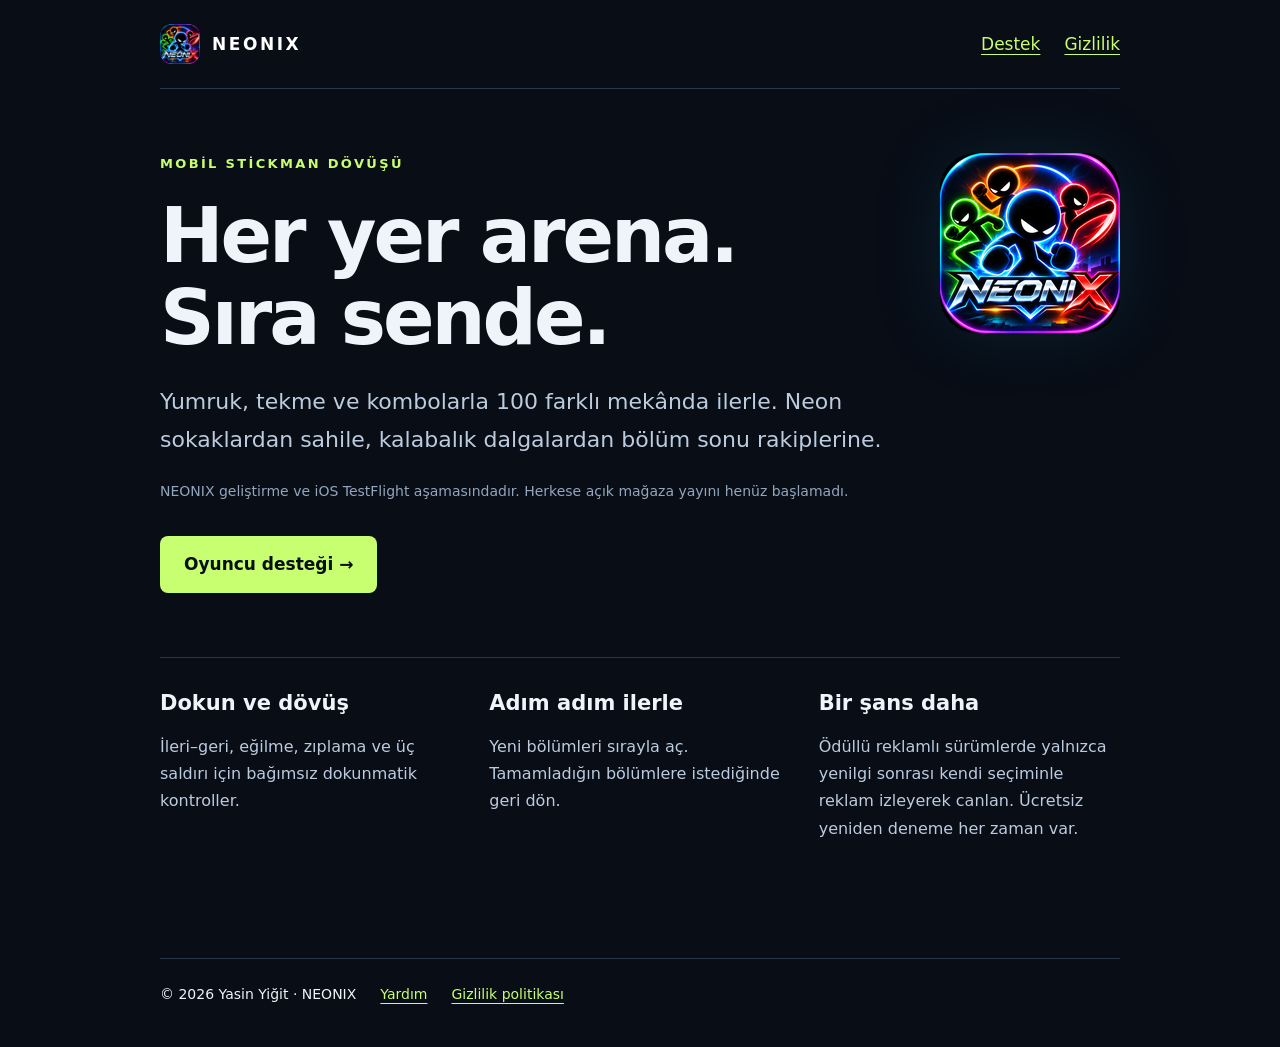
<file: index.html>
<!doctype html><html lang="tr"><head><meta charset="utf-8"><meta name="viewport" content="width=device-width,initial-scale=1"><meta name="theme-color" content="#080d16"><title>NEONIX — Mobil dövüş oyunu</title><link rel="icon" href="/assets/icon.png"><link rel="stylesheet" href="/assets/site.css"></head><body><header><nav aria-label="Ana menü"><a class="brand" href="/neonix/"><img src="/assets/icon.png" width="40" height="40" alt="">NEONIX</a><a href="/neonix/support.html">Destek</a><a href="/neonix/privacy.html">Gizlilik</a></nav></header><main><section class="hero"><div><div class="eyebrow">Mobil stickman dövüşü</div><h1>Her yer arena.<br>Sıra sende.</h1><p class="lead">Yumruk, tekme ve kombolarla 100 farklı mekânda ilerle. Neon sokaklardan sahile, kalabalık dalgalardan bölüm sonu rakiplerine.</p><p class="meta">NEONIX geliştirme ve iOS TestFlight aşamasındadır. Herkese açık mağaza yayını henüz başlamadı.</p><a class="button" href="/neonix/support.html">Oyuncu desteği →</a></div><img src="/assets/icon.png" alt="NEONIX: dört neon dövüşçü" width="180" height="180"></section><section class="features" aria-label="Oyun özellikleri"><div><h2>Dokun ve dövüş</h2><p>İleri–geri, eğilme, zıplama ve üç saldırı için bağımsız dokunmatik kontroller.</p></div><div><h2>Adım adım ilerle</h2><p>Yeni bölümleri sırayla aç. Tamamladığın bölümlere istediğinde geri dön.</p></div><div><h2>Bir şans daha</h2><p>Ödüllü reklamlı sürümlerde yalnızca yenilgi sonrası kendi seçiminle reklam izleyerek canlan. Ücretsiz yeniden deneme her zaman var.</p></div></section></main><footer><span>© 2026 Yasin Yiğit · NEONIX</span><a href="/neonix/support.html">Yardım</a><a href="/neonix/privacy.html">Gizlilik politikası</a></footer></body></html>
</file>
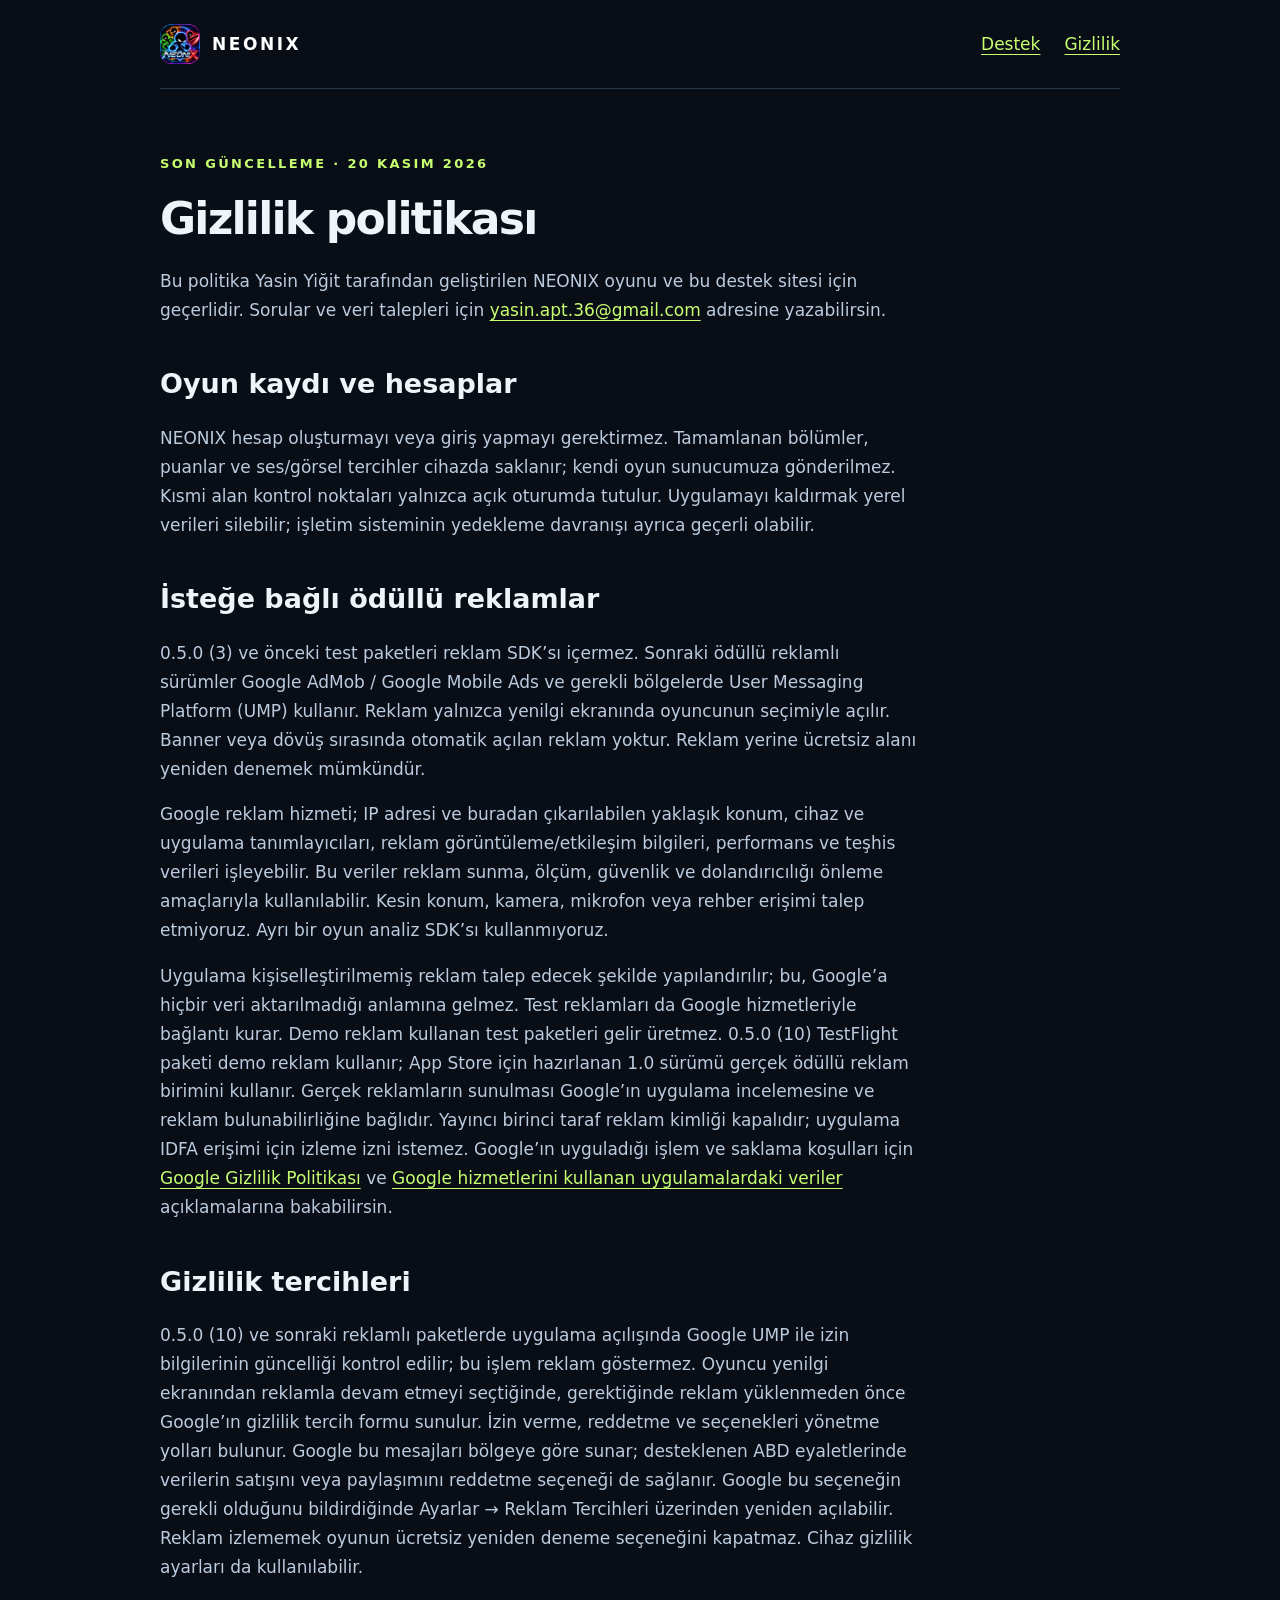
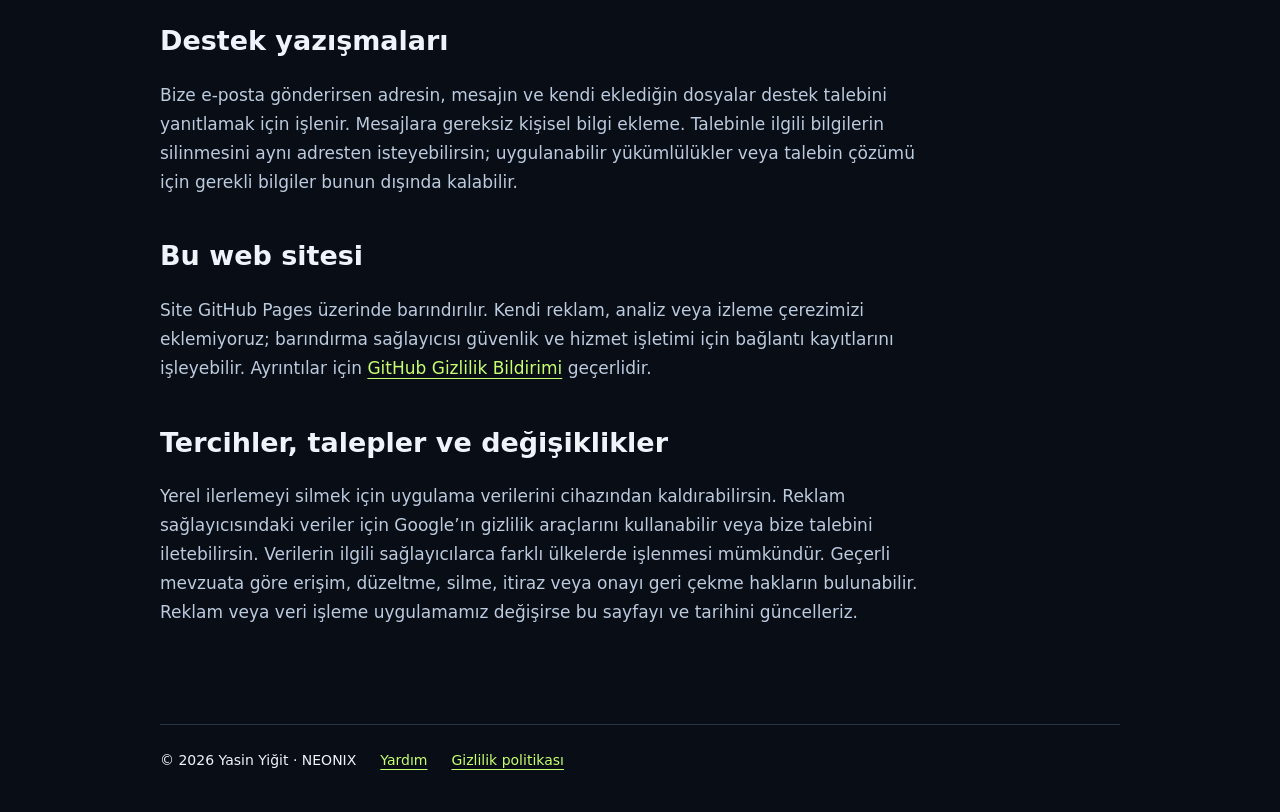
<file: neonix/privacy.html>
<!doctype html><html lang="tr"><head><meta charset="utf-8"><meta name="viewport" content="width=device-width,initial-scale=1"><meta name="theme-color" content="#080d16"><title>NEONIX — Gizlilik politikası</title><link rel="icon" href="/assets/icon.png"><link rel="stylesheet" href="/assets/site.css"></head><body><header><nav aria-label="Ana menü"><a class="brand" href="/neonix/"><img src="/assets/icon.png" width="40" height="40" alt="">NEONIX</a><a href="/neonix/support.html">Destek</a><a href="/neonix/privacy.html">Gizlilik</a></nav></header><main><article><div class="eyebrow">Son güncelleme · 20 Kasım 2026</div><h1>Gizlilik politikası</h1><p>Bu politika Yasin Yiğit tarafından geliştirilen NEONIX oyunu ve bu destek sitesi için geçerlidir. Sorular ve veri talepleri için <a href="mailto:yasin.apt.36@gmail.com">yasin.apt.36@gmail.com</a> adresine yazabilirsin.</p><h2>Oyun kaydı ve hesaplar</h2><p>NEONIX hesap oluşturmayı veya giriş yapmayı gerektirmez. Tamamlanan bölümler, puanlar ve ses/görsel tercihler cihazda saklanır; kendi oyun sunucumuza gönderilmez. Kısmi alan kontrol noktaları yalnızca açık oturumda tutulur. Uygulamayı kaldırmak yerel verileri silebilir; işletim sisteminin yedekleme davranışı ayrıca geçerli olabilir.</p><h2>İsteğe bağlı ödüllü reklamlar</h2><p>0.5.0 (3) ve önceki test paketleri reklam SDK’sı içermez. Sonraki ödüllü reklamlı sürümler Google AdMob / Google Mobile Ads ve gerekli bölgelerde User Messaging Platform (UMP) kullanır. Reklam yalnızca yenilgi ekranında oyuncunun seçimiyle açılır. Banner veya dövüş sırasında otomatik açılan reklam yoktur. Reklam yerine ücretsiz alanı yeniden denemek mümkündür.</p><p>Google reklam hizmeti; IP adresi ve buradan çıkarılabilen yaklaşık konum, cihaz ve uygulama tanımlayıcıları, reklam görüntüleme/etkileşim bilgileri, performans ve teşhis verileri işleyebilir. Bu veriler reklam sunma, ölçüm, güvenlik ve dolandırıcılığı önleme amaçlarıyla kullanılabilir. Kesin konum, kamera, mikrofon veya rehber erişimi talep etmiyoruz. Ayrı bir oyun analiz SDK’sı kullanmıyoruz.</p><p>Uygulama kişiselleştirilmemiş reklam talep edecek şekilde yapılandırılır; bu, Google’a hiçbir veri aktarılmadığı anlamına gelmez. Test reklamları da Google hizmetleriyle bağlantı kurar. Demo reklam kullanan test paketleri gelir üretmez. 0.5.0 (10) TestFlight paketi demo reklam kullanır; App Store için hazırlanan 1.0 sürümü gerçek ödüllü reklam birimini kullanır. Gerçek reklamların sunulması Google’ın uygulama incelemesine ve reklam bulunabilirliğine bağlıdır. Yayıncı birinci taraf reklam kimliği kapalıdır; uygulama IDFA erişimi için izleme izni istemez. Google’ın uyguladığı işlem ve saklama koşulları için <a href="https://policies.google.com/privacy">Google Gizlilik Politikası</a> ve <a href="https://policies.google.com/technologies/partner-sites">Google hizmetlerini kullanan uygulamalardaki veriler</a> açıklamalarına bakabilirsin.</p><h2>Gizlilik tercihleri</h2><p>0.5.0 (10) ve sonraki reklamlı paketlerde uygulama açılışında Google UMP ile izin bilgilerinin güncelliği kontrol edilir; bu işlem reklam göstermez. Oyuncu yenilgi ekranından reklamla devam etmeyi seçtiğinde, gerektiğinde reklam yüklenmeden önce Google’ın gizlilik tercih formu sunulur. İzin verme, reddetme ve seçenekleri yönetme yolları bulunur. Google bu mesajları bölgeye göre sunar; desteklenen ABD eyaletlerinde verilerin satışını veya paylaşımını reddetme seçeneği de sağlanır. Google bu seçeneğin gerekli olduğunu bildirdiğinde Ayarlar → Reklam Tercihleri üzerinden yeniden açılabilir. Reklam izlememek oyunun ücretsiz yeniden deneme seçeneğini kapatmaz. Cihaz gizlilik ayarları da kullanılabilir.</p><h2>Destek yazışmaları</h2><p>Bize e-posta gönderirsen adresin, mesajın ve kendi eklediğin dosyalar destek talebini yanıtlamak için işlenir. Mesajlara gereksiz kişisel bilgi ekleme. Talebinle ilgili bilgilerin silinmesini aynı adresten isteyebilirsin; uygulanabilir yükümlülükler veya talebin çözümü için gerekli bilgiler bunun dışında kalabilir.</p><h2>Bu web sitesi</h2><p>Site GitHub Pages üzerinde barındırılır. Kendi reklam, analiz veya izleme çerezimizi eklemiyoruz; barındırma sağlayıcısı güvenlik ve hizmet işletimi için bağlantı kayıtlarını işleyebilir. Ayrıntılar için <a href="https://docs.github.com/en/site-policy/privacy-policies/github-general-privacy-statement">GitHub Gizlilik Bildirimi</a> geçerlidir.</p><h2>Tercihler, talepler ve değişiklikler</h2><p>Yerel ilerlemeyi silmek için uygulama verilerini cihazından kaldırabilirsin. Reklam sağlayıcısındaki veriler için Google’ın gizlilik araçlarını kullanabilir veya bize talebini iletebilirsin. Verilerin ilgili sağlayıcılarca farklı ülkelerde işlenmesi mümkündür. Geçerli mevzuata göre erişim, düzeltme, silme, itiraz veya onayı geri çekme hakların bulunabilir. Reklam veya veri işleme uygulamamız değişirse bu sayfayı ve tarihini güncelleriz.</p></article></main><footer><span>© 2026 Yasin Yiğit · NEONIX</span><a href="/neonix/support.html">Yardım</a><a href="/neonix/privacy.html">Gizlilik politikası</a></footer></body></html>
</file>
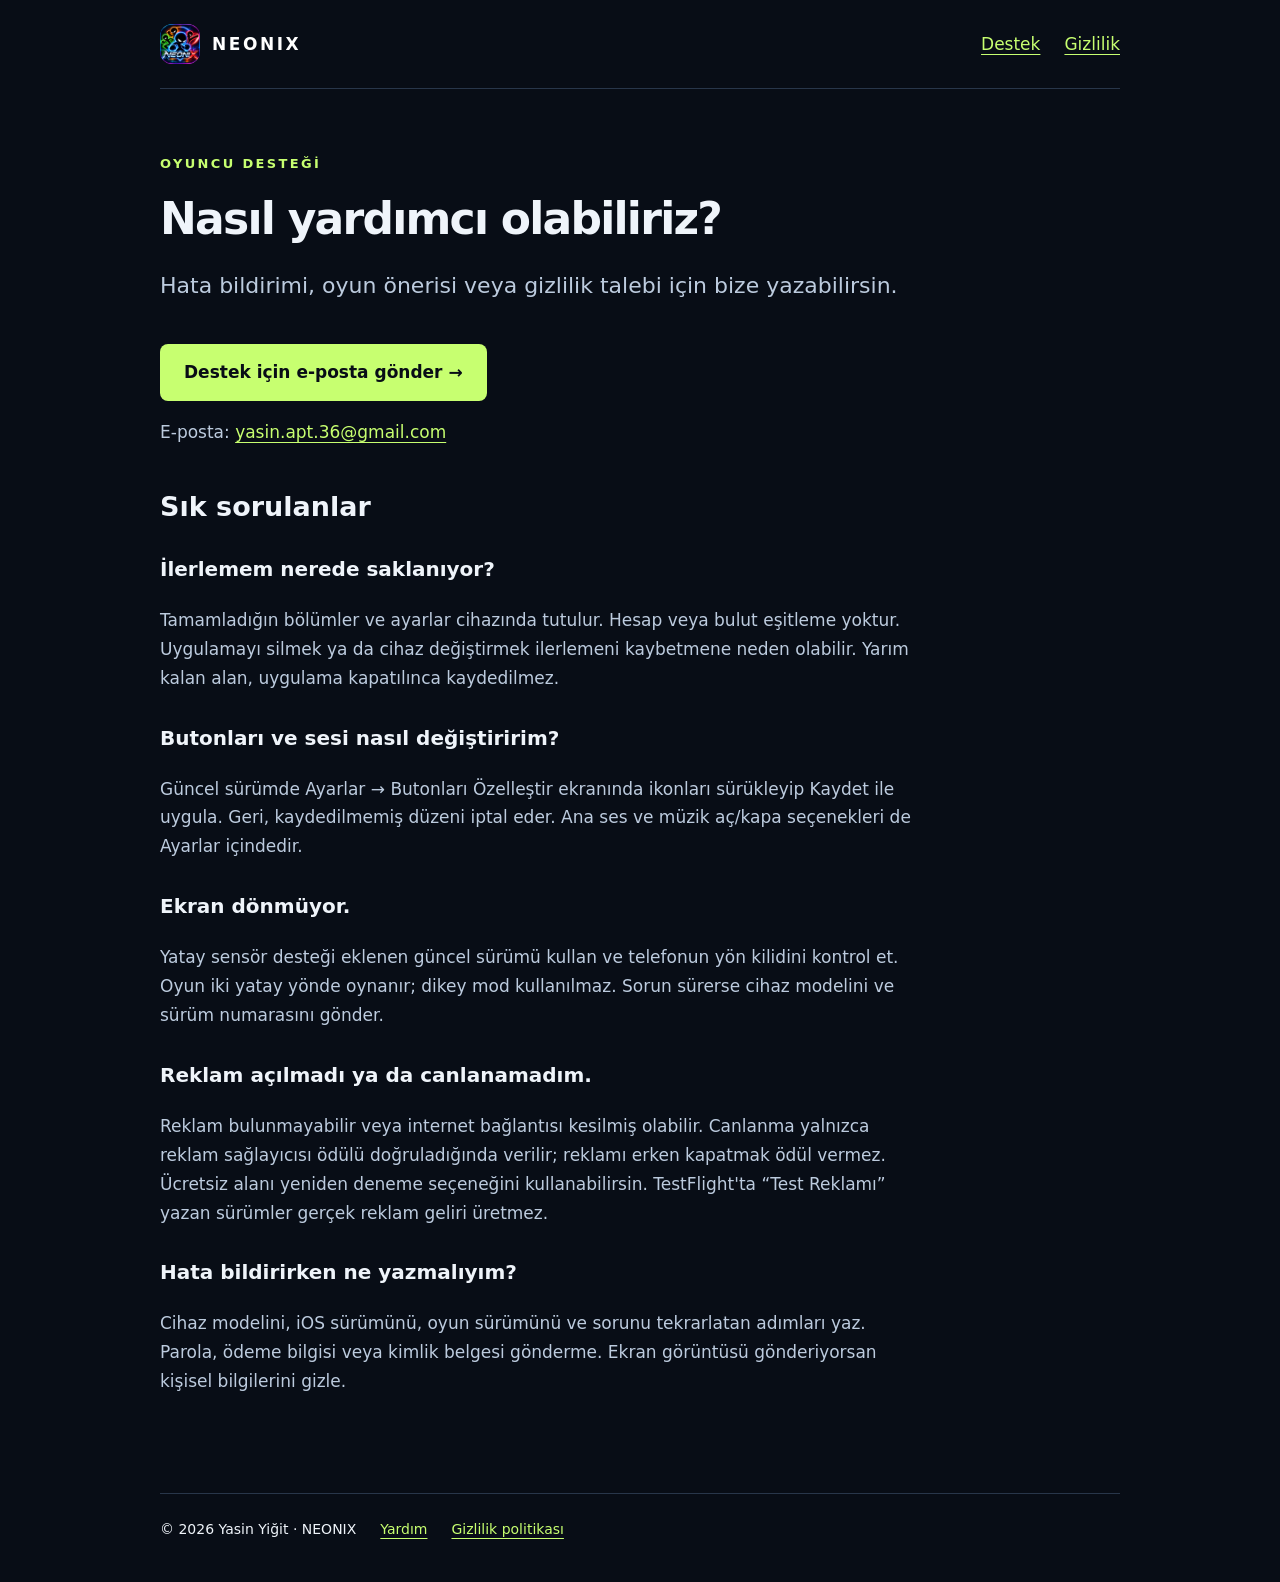
<file: neonix/support.html>
<!doctype html><html lang="tr"><head><meta charset="utf-8"><meta name="viewport" content="width=device-width,initial-scale=1"><meta name="theme-color" content="#080d16"><title>NEONIX — Oyuncu desteği</title><link rel="icon" href="/assets/icon.png"><link rel="stylesheet" href="/assets/site.css"></head><body><header><nav aria-label="Ana menü"><a class="brand" href="/neonix/"><img src="/assets/icon.png" width="40" height="40" alt="">NEONIX</a><a href="/neonix/support.html">Destek</a><a href="/neonix/privacy.html">Gizlilik</a></nav></header><main><article><div class="eyebrow">Oyuncu desteği</div><h1>Nasıl yardımcı olabiliriz?</h1><p class="lead">Hata bildirimi, oyun önerisi veya gizlilik talebi için bize yazabilirsin.</p><a class="button" href="mailto:yasin.apt.36@gmail.com?subject=NEONIX%20Destek">Destek için e-posta gönder →</a><p>E-posta: <a href="mailto:yasin.apt.36@gmail.com">yasin.apt.36@gmail.com</a></p><h2>Sık sorulanlar</h2><h3>İlerlemem nerede saklanıyor?</h3><p>Tamamladığın bölümler ve ayarlar cihazında tutulur. Hesap veya bulut eşitleme yoktur. Uygulamayı silmek ya da cihaz değiştirmek ilerlemeni kaybetmene neden olabilir. Yarım kalan alan, uygulama kapatılınca kaydedilmez.</p><h3>Butonları ve sesi nasıl değiştiririm?</h3><p>Güncel sürümde Ayarlar → Butonları Özelleştir ekranında ikonları sürükleyip Kaydet ile uygula. Geri, kaydedilmemiş düzeni iptal eder. Ana ses ve müzik aç/kapa seçenekleri de Ayarlar içindedir.</p><h3>Ekran dönmüyor.</h3><p>Yatay sensör desteği eklenen güncel sürümü kullan ve telefonun yön kilidini kontrol et. Oyun iki yatay yönde oynanır; dikey mod kullanılmaz. Sorun sürerse cihaz modelini ve sürüm numarasını gönder.</p><h3>Reklam açılmadı ya da canlanamadım.</h3><p>Reklam bulunmayabilir veya internet bağlantısı kesilmiş olabilir. Canlanma yalnızca reklam sağlayıcısı ödülü doğruladığında verilir; reklamı erken kapatmak ödül vermez. Ücretsiz alanı yeniden deneme seçeneğini kullanabilirsin. TestFlight'ta “Test Reklamı” yazan sürümler gerçek reklam geliri üretmez.</p><h3>Hata bildirirken ne yazmalıyım?</h3><p>Cihaz modelini, iOS sürümünü, oyun sürümünü ve sorunu tekrarlatan adımları yaz. Parola, ödeme bilgisi veya kimlik belgesi gönderme. Ekran görüntüsü gönderiyorsan kişisel bilgilerini gizle.</p></article></main><footer><span>© 2026 Yasin Yiğit · NEONIX</span><a href="/neonix/support.html">Yardım</a><a href="/neonix/privacy.html">Gizlilik politikası</a></footer></body></html>
</file>
<file: assets/site.css>
*{box-sizing:border-box}html{color-scheme:dark}body{margin:0;background:#080d16;color:#eff4fa;font:17px/1.7 system-ui,sans-serif}a{color:#c7ff70;text-underline-offset:4px}a:focus-visible{outline:3px solid #71cffe;outline-offset:5px}header,main,footer{width:min(960px,calc(100% - 40px));margin:auto}nav{display:flex;align-items:center;gap:24px;padding:24px 0;border-bottom:1px solid #28364a;flex-wrap:wrap}nav .brand{margin-right:auto;font-weight:850;letter-spacing:.15em;color:white;text-decoration:none;display:flex;align-items:center;gap:12px}nav img{border-radius:12px}main{padding:64px 0 80px}.eyebrow{color:#c7ff70;text-transform:uppercase;letter-spacing:.18em;font-size:13px;font-weight:750}h1{font-size:clamp(38px,7vw,76px);line-height:1.08;letter-spacing:-.04em;margin:20px 0 24px}h2{font-size:27px;line-height:1.3;margin-top:42px}h3{font-size:20px;margin-top:28px}p,li{max-width:760px;color:#bccbde}.lead{font-size:22px}.hero{display:grid;grid-template-columns:1fr 180px;gap:50px;align-items:start}.hero img{width:180px;height:180px;border-radius:36px;box-shadow:0 0 70px #157dab28}.button{display:inline-block;background:#c7ff70;color:#080d16;border-radius:8px;padding:14px 24px;font-weight:750;text-decoration:none;margin-top:18px}.meta{font-size:14px;color:#93a6be}.features{display:grid;grid-template-columns:repeat(3,1fr);gap:28px;margin:64px 0 20px;padding-top:32px;border-top:1px solid #28364a}.features h2{margin:0;font-size:21px}.features p{font-size:16px}footer{border-top:1px solid #28364a;padding:24px 0 40px;font-size:14px;display:flex;gap:24px;flex-wrap:wrap}article h1{font-size:44px}@media(max-width:620px){.hero{grid-template-columns:1fr;gap:24px}.hero img{grid-row:1;width:112px;height:112px;border-radius:24px}.features{grid-template-columns:1fr;gap:8px}main{padding-top:40px}nav{gap:16px}nav a{font-size:15px}.lead{font-size:19px}}
</file>
